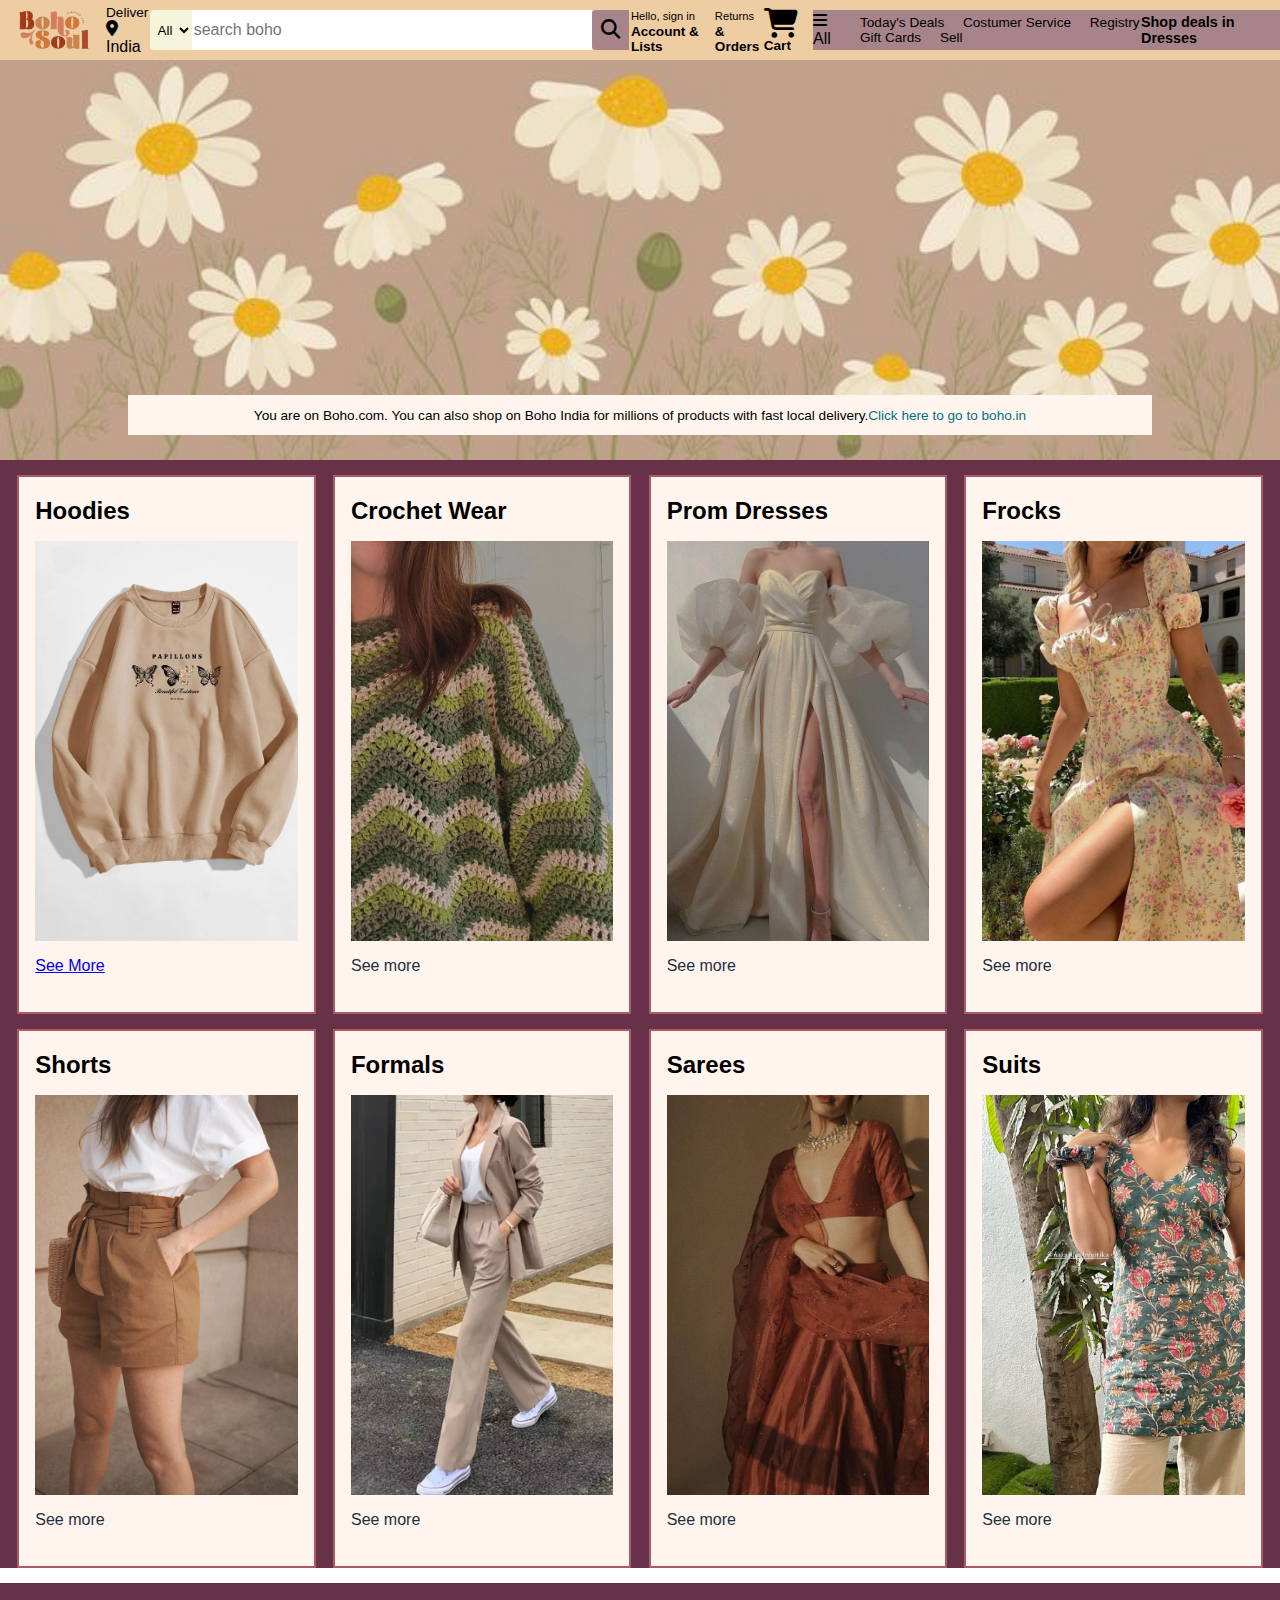
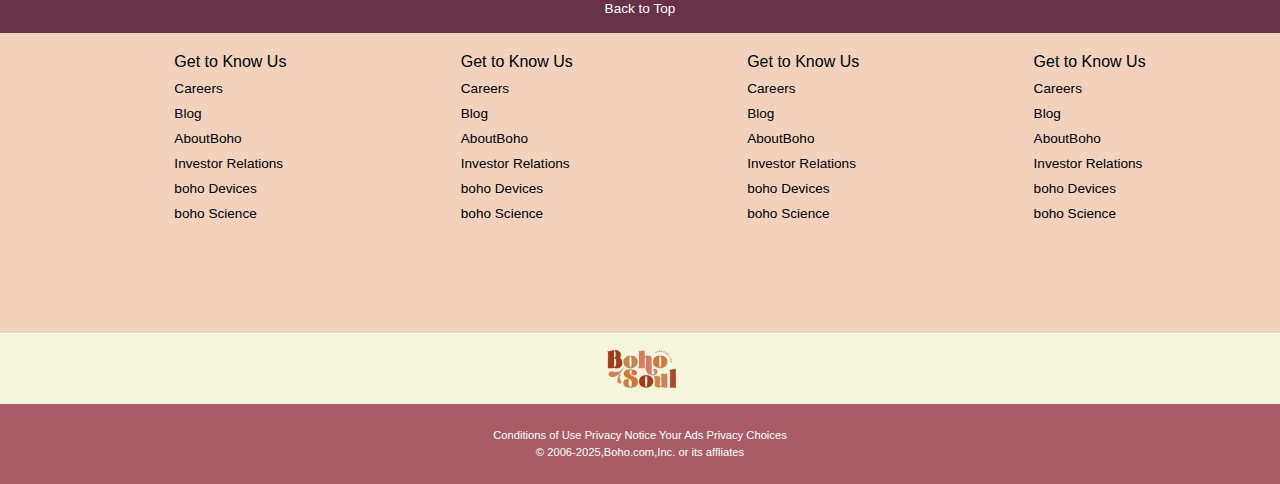
<file: boho.html>
<!DOCTYPE html>
<html lang="en">
<head>
    <meta charset="UTF-8">
    <meta name="viewport" content="width=device-width, initial-scale=1.0">
    <title>BOHO</title>
    <link rel="stylesheet" href="https://cdnjs.cloudflare.com/ajax/libs/font-awesome/6.7.2/css/all.min.css" integrity="sha512-Evv84Mr4kqVGRNSgIGL/F/aIDqQb7xQ2vcrdIwxfjThSH8CSR7PBEakCr51Ck+w+/U6swU2Im1vVX0SVk9ABhg==" crossorigin="anonymous" referrerpolicy="no-referrer" />
    <link rel="stylesheet" href="style.css">
    <link rel="icon" type="image/x-icon" href="boho initial 1.jpg">
</head>
<body>
    <header> <div class = "navbar">
    <div class="nav-logo border">
<div class="logo"></div>
</div>

<div class ="nav-address border">
<p class="add-first">Deliver</p>
<div class ="add-icon">
<i class="fa-solid fa-location-dot"></i>
    <p class="add-second">India</p>

</div>
</div>
<div class="nav-search">
    <select class="search-select">
        <option>All</option>
    </select>
    <input placeholder="search boho" class="search-input">
    <div class="search-icon">
        <i class="fa-solid fa-magnifying-glass"></i>
    </div>
</div>
<div class="nav-signin border">
    <p><span> Hello, sign in</span></p>
    <p class="nav-second">Account & Lists</p>
</div>
<div class="nav-return border">
    <p><span>Returns</span></p>
    <p class="nav-second">& Orders</p>

</div>
<div class="nav-cart border">
    <i class="fa-solid fa-cart-shopping"></i>Cart
</div>

<div class="panel">
    <div class="panel-all">
        <i class="fa-solid fa-bars"></i>
        All
    </div>
    <div class="panel-ops">
        <p>Today's Deals</p>
        <p>Costumer Service</p>
        <p> Registry</p>
            <p>Gift Cards</p>
                <p>Sell </p>
    </div>
    <div class="panel-deals">
        Shop deals in Dresses
    </div>
</div>


</header>
<div class="hero-section">
    <div class="hero-msg">
        <p>You are on Boho.com. You can also shop on Boho India for millions of products with fast local delivery.<a>Click here to go to boho.in </a> </p>
        </div>
        </div>
        <div class="shop-section">
            <div class="box1 box">
                <div class="box-content">
                <h2>Hoodies</h2>
            <div class="box-img" style="background-image:url('h1.jpg');"></div>
            <p><a href="hoodie.html">See More</a></p></div></div>
            <div class="box2 box"><div class="box-content">
                <h2>Crochet Wear</h2>
            <div class="box-img" style="background-image:url('c6.jpg');"></div>
            <p>See more</p></div></div>
            <div class="box3 box"><div class="box-content">
                <h2>Prom Dresses</h2>
            <div class="box-img" style="background-image:url('p6.jpg');"></div>
            <p>See more</p></div></div>
            <div class="box4 box"><div class="box-content">
                <h2>Frocks</h2>
            <div class="box-img" style="background-image:url('s1.jpg');"></div>
            <p>See more</p></div></div>
            <div class="box1 box">
                <div class="box-content">
                <h2>Shorts</h2>
            <div class="box-img" style="background-image:url('L4.jpeg');"></div>
            <p>See more</p></div></div>
            <div class="box2 box"><div class="box-content">
                <h2>Formals</h2>
            <div class="box-img" style="background-image:url('f2.jpg');"></div>
            <p>See more</p></div></div>
            <div class="box3 box"><div class="box-content">
                <h2>Sarees</h2>
            <div class="box-img" style="background-image:url('saree1.jpg');"></div>
            <p>See more</p></div></div>
            <div class="box4 box"><div class="box-content">
                <h2>Suits</h2>
            <div class="box-img" style="background-image:url('sh1.jpg');"></div>
            <p>See more</p></div></div>
        </div>
<footer> 
    <div class="foot-panel1">Back to Top</div>
    <div class="foot-panel2">
<ul> <p>Get to Know Us</p>
<a>Careers</a>
<a>Blog</a>
<a>AboutBoho</a>
<a>Investor Relations</a>
<a>boho Devices</a>
<a>boho Science</a></ul>
<ul> <p>Get to Know Us</p>
    <a>Careers</a>
    <a>Blog</a>
    <a>AboutBoho</a>
    <a>Investor Relations</a>
    <a>boho Devices</a>
    <a>boho Science</a></ul><ul> <p>Get to Know Us</p>
        <a>Careers</a>
        <a>Blog</a>
        <a>AboutBoho</a>
        <a>Investor Relations</a>
        <a>boho Devices</a>
        <a>boho Science</a></ul><ul> <p>Get to Know Us</p>
            <a>Careers</a>
            <a>Blog</a>
            <a>AboutBoho</a>
            <a>Investor Relations</a>
            <a>boho Devices</a>
            <a>boho Science</a></ul>


            
    </div>
    <div class="foot-panel3">
        <div class="logo"></div>
    </div>
    <div class="foot-panel4">
        <div class="pages">
            <a>Conditions of Use</a>
            <a>Privacy Notice</a>
            <a>Your Ads Privacy Choices</a>

        </div>
        <div class="copyright">
            © 2006-2025,Boho.com,Inc. or its affliates
        </div>
    </div>
</footer>
</body>
</html>
</file>
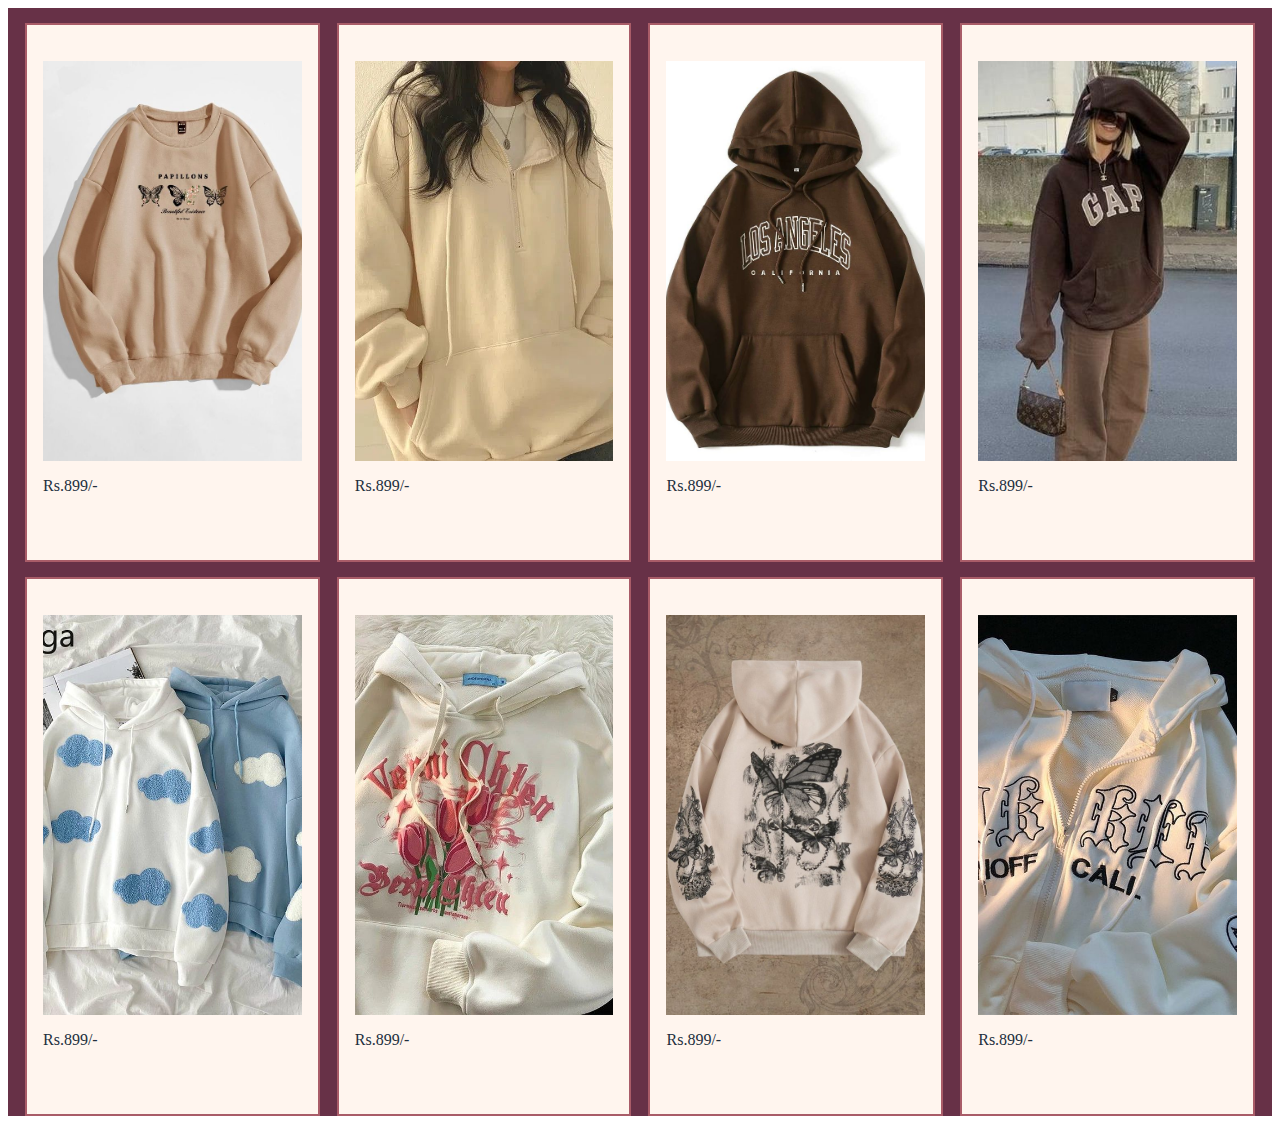
<file: hoodie.html>
<!DOCTYPE html>
<html lang="en">
<head>
    <meta charset="UTF-8">
    <meta name="viewport" content="width=device-width, initial-scale=1.0">
    <title>BOHO</title>
    <link rel="stylesheet" href="https://cdnjs.cloudflare.com/ajax/libs/font-awesome/6.7.2/css/all.min.css" integrity="sha512-Evv84Mr4kqVGRNSgIGL/F/aIDqQb7xQ2vcrdIwxfjThSH8CSR7PBEakCr51Ck+w+/U6swU2Im1vVX0SVk9ABhg==" crossorigin="anonymous" referrerpolicy="no-referrer" />
    <link rel="stylesheet" href="hoodie.css">
</head>
<body>




<div class="shop-section">
    <div class="box1 box">
        <div class="box-content">
       
    <div class="box-img" style="background-image:url('h1.jpg');"></div>
    <p>Rs.899/-</p>
    </div></div>
    <div class="box2 box"><div class="box-content">
        
    <div class="box-img" style="background-image:url('h2.jpg');">
        
    </div><p>Rs.899/-</p>
</div></div>
    <div class="box3 box"><div class="box-content">
       
    <div class="box-img" style="background-image:url('h3.jpg');"></div>
        <p>Rs.899/-</p>
    
    </div></div>
    <div class="box4 box"><div class="box-content">
        
    <div class="box-img" style="background-image:url('h4.jpg');">
       
    </div> <p>Rs.899/-</p>
    </div></div>
    <div class="box1 box">
        <div class="box-content">
       
    <div class="box-img" style="background-image:url('h5.jpg');">
       
    </div> <p>Rs.899/-</p>
    </div></div>
    <div class="box2 box"><div class="box-content">
       
    <div class="box-img" style="background-image:url('h6.jpg');">
        
    </div><p>Rs.899/-</p>
    </div></div>
    <div class="box3 box"><div class="box-content">
        
    <div class="box-img" style="background-image:url('h7.jpg');">
        
    </div><p>Rs.899/-</p>
    </div></div>
    <div class="box4 box"><div class="box-content">
        
    <div class="box-img" style="background-image:url('h8.jpg');">
        
    </div><p>Rs.899/-</p>
    </div></div>
</div>
</body>
</html>
</file>
<file: style.css>
* {
    margin: 0;
    font-family: Arial;
    border: border-box;
    
}
.navbar {
    height: 60px;
    background-color: #eecda2;
    color: black;
    display: flex; 
    align-items: center;
    justify-content: space-evenly;
}
.nav-logo {
    height: 50px;
    width: 100px;
}
.logo 
{   background-size: cover;
    background-image: url("boho\ logo\ logo\ .png");
    height: 50px;
    width: 100px;
}
.border {
border: 2px solid transparent;
}
.border:hover {
    border: 2px solid whitesmoke;
   
}
.add-first {
    color: #000000;
    font-size: 0.85rem;
}
.add second {
    font-size: 1rem;
    margin-left: 3px;
}
.add icon {
    display: flex;
    align-items: center;
}
.nav-search {
display: flex;
justify-content: space-evenly;
background-color: pink;
width: 620px;
height: 40px;
border-radius: 4px;
}

.search-select {
    background-color: beige;
    width: 50px;
    text-align: center;
    border-top-left-radius: 4px;
    border-bottom-left-radius: 4px;
border: none;
}
.search-input {
width:100%;
font-size: 1rem;
border: none;
}
.search-icon {
    width: 45px;
    display: flex;
    justify-content: center;
    align-items: center;
    font-size: 1.2rem;
    background-color: #a7838a;
    border-top-left-radius: 4px;
    border-bottom-left-radius: 4px;
    color: black;
}
span {
    font-size: 0.7rem;
}

.nav-second {
    font-size: 0.85rem;
    font-weight: 700;
}
.nav-search:hover {
border: 2px solid #FFF5EE;

}
.nav-cart i{
font-size: 30px;
}
.nav-cart{
    font-size: 0.85rem;
    font-weight: 700;
}
 .panel{
    height: 40px;
    background-color:#a7838a;
    display: flex;
    color:black;
    align-items: center;
    justify-content:space-evenly;
    

 }

 .panel-ops p {
    display:inline;
    margin-left: 15px;
 }
 .panel-ops {
    width: 70%;
    font-size: 0.85rem;
 }
 .panel-deals{
    font-size: 0.9rem;
    font-weight: 700;

 } 
 /* change image */
 
 .hero-section {
    background-image: url("flo.jpg");
    background-size: cover;
    height: 400px;
    display: flex;
    justify-content:center;
    align-items: flex-end;
 }
 .hero-msg{
    background-color: #FFF5EE;
    color: black;
    height: 40px;
    display: flex;
    align-items: center;
    justify-content:center;
    font-size: 0.85rem;
    width: 80%;
    margin-bottom: 25px;

 }

 .hero-msg a {
    color: #007185;
 }
 /* shop section add images*/
  .shop-section {
    display: flex;
    flex-wrap: wrap;
    justify-content: space-evenly;
    background-color: #673147;


  }
  .box {
    border: 2px solid #A95C68;
    height: 500px;
    width: 23%;
    overflow: hidden;
        background-color: 	#FFF5EE;
    padding: 20px 0px 15px;
    margin-top: 15px;
  }
  .box-img {
    height: 400px;
    background-image: cover;
    background-size: cover;
    background-position: top;
    background-repeat: no-repeat;
    margin-top: 1rem;
    margin-bottom: 1rem;
    
  }

  .box-content{
    margin-left: 1rem;
    margin-right: 1rem;
  }

  .box-content p{
color: #222f3d;  
}

footer{ 
    margin-top: 15px;

}

.foot-panel1{
    background-color: #673147;
    color: white;
    height: 50px;
    display: flex;
    justify-content: center;
    align-items: center;
    font-size: 0.85rem;
}

.foot-panel2{
    background-color: #F2D2BD;
    color: black;
    height: 300px;
    display: flex;
    justify-content: space-evenly;
}
ul {
margin-top: 20px;
}

ul a {
    display: block;
    font-size: 0.85rem;
    margin-top: 10px;
    color: black;
}
.foot-panel3 {
background-color: beige;
color: white;
border-top: 0.5px solid white;
height: 70px;
display: flex;
justify-content: center;
align-items: center;
}

.logo {
    background-image: url("boho\ logo\ logo\ .png");
    background-size: cover;
    height: 50px;
    width: 100px;
}
.foot-panel4 {
    background-color: #A95C68;
    color: white;
    height: 80px;
    font-size: 0.7rem;
    text-align: center;
}
.pages {
 padding-top: 25px;

}
.copyright {
padding-top: 5px;
}
</file>
<file: hoodie.css>
.shop-section {
    display: flex;
    flex-wrap: wrap;
    justify-content: space-evenly;
    background-color: #673147;


  }
  .box {
    border: 2px solid #A95C68;
    height: 500px;
    width: 23%;
    overflow: hidden;
        background-color: 	#FFF5EE;
    padding: 20px 0px 15px;
    margin-top: 15px;
  }
  .box-img {
    height: 400px;
    background-image: cover;
    background-size: cover;
    background-position: top;
    background-repeat: no-repeat;
    margin-top: 1rem;
    margin-bottom: 1rem;
    
  }

  .box-content{
    margin-left: 1rem;
    margin-right: 1rem;
  }

  .box-content p{
color: #222f3d;  
}
</file>
